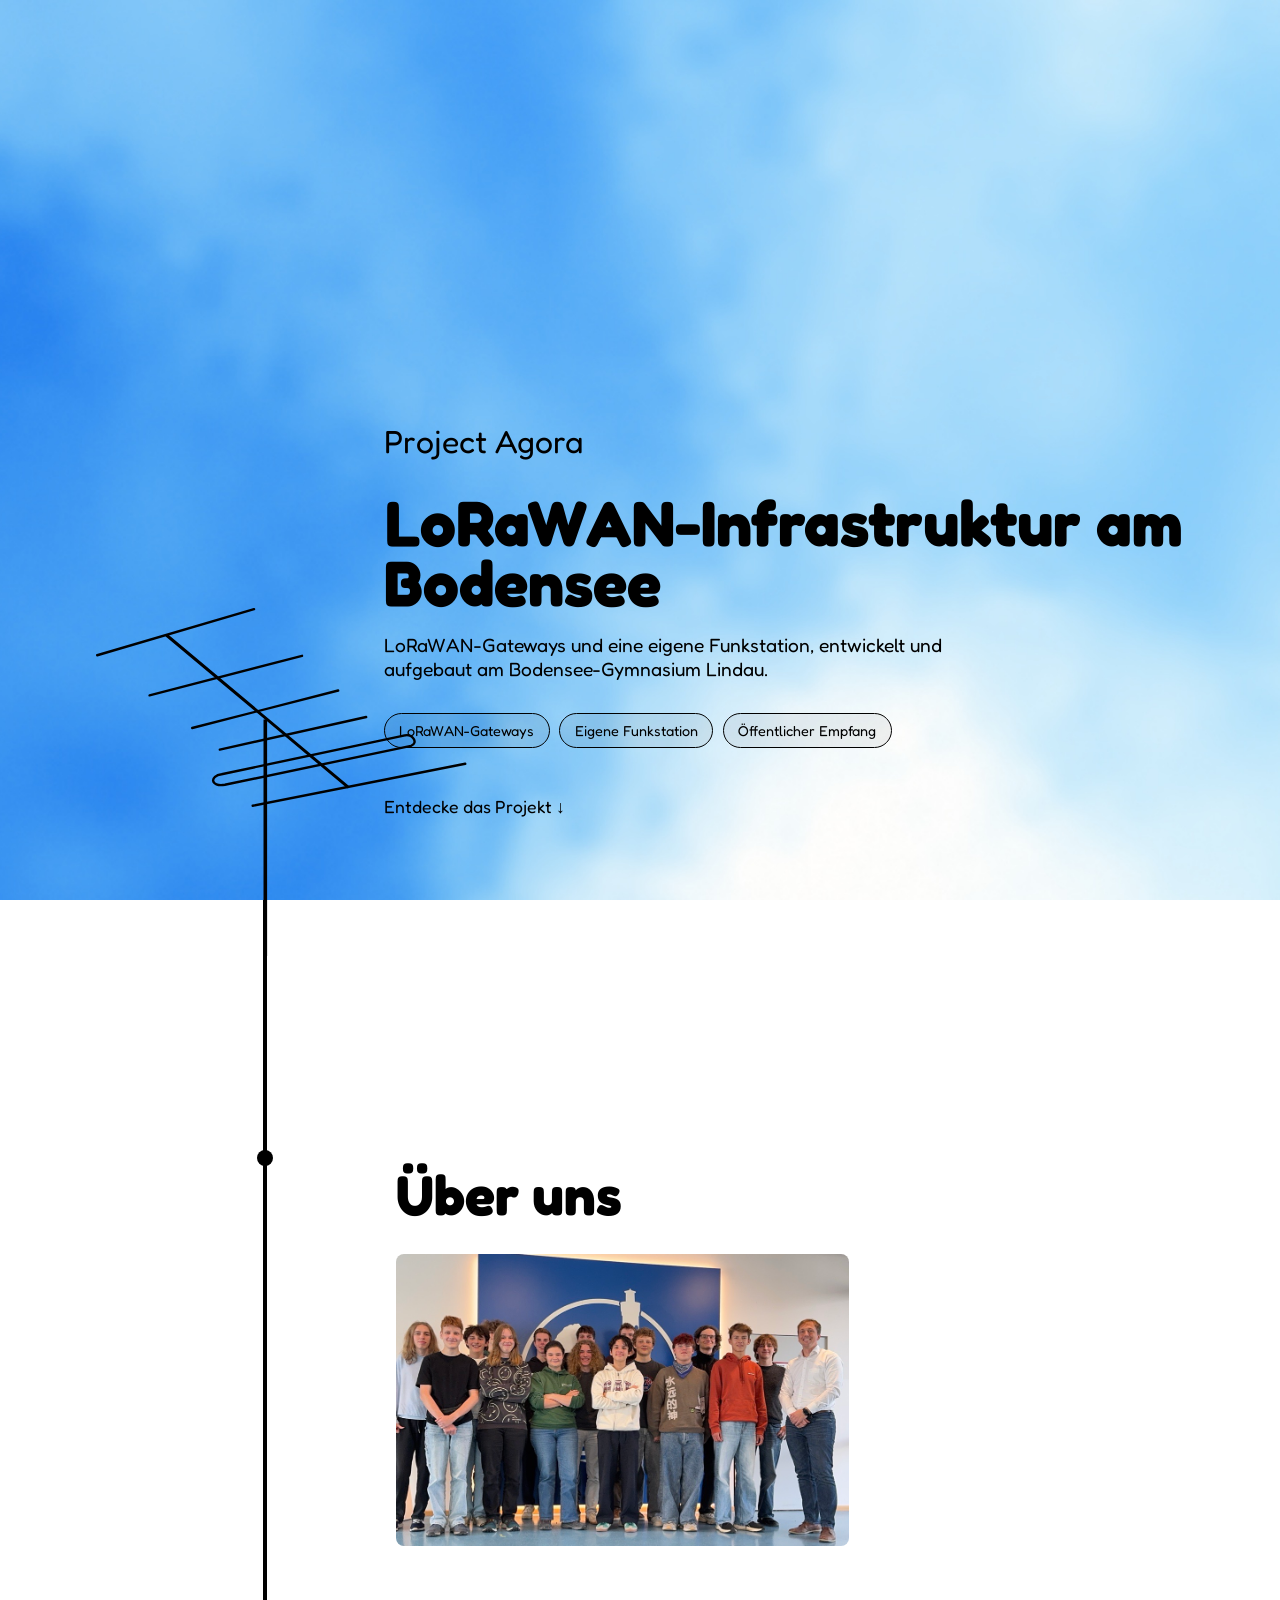
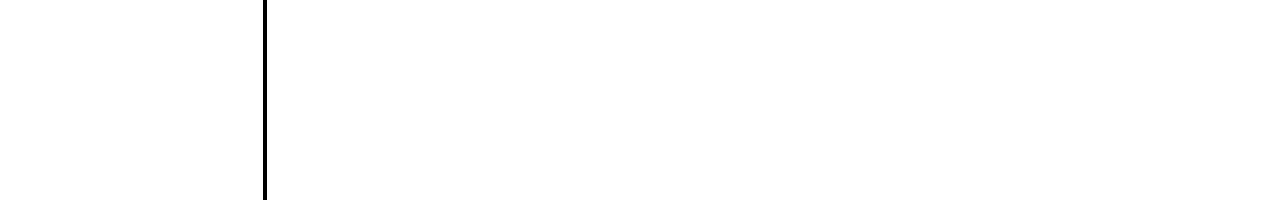
<file: html/index.html>
<!doctype html>
<html lang="de">
	<head>
		<meta charset="UTF-8" />
		<meta name="viewport" content="width=device-width, initial-scale=1.0" />
		<title>Project Agora</title>

		<link rel="stylesheet" href="main.css" />
	</head>
	<body class="gradient" role="img">
		<svg
			xmlns="http://www.w3.org/2000/svg"
			preserveAspectRatio="xMidYMid slice"
			viewBox="0 0 2048 1264"
			id="bg">
			<defs></defs>
			<image
				id="Field"
				x="0"
				y="0"
				width="2048"
				height="1264"
				preserveAspectRatio="none"
				href="[data-uri]" />
			<filter id="tf0" x="-40%" y="-40%" width="180%" height="180%">
				<feDropShadow
					dx="0"
					dy="2.6"
					stdDeviation="14.6"
					flood-color="black"
					flood-opacity="0.214" />
			</filter>
		</svg>
		<div class="antenna">
			<?xml version="1.0" encoding="utf-8"?>
			<svg
				width="60%"
				height="585px"
				viewBox="0 0 618 585"
				fill="none"
				xmlns="http://www.w3.org/2000/svg"
				xmlns:bx="https://boxy-svg.com">
				<defs>
					<bx:export
						><bx:file format="svg" path="Unbetitelt.svg"
					/></bx:export>
				</defs>
				<path
					d="M118.19 45.8074L419.19 297.806L118.19 45.8074Z"
					fill="black" />
				<path
					d="M118.19 45.8074L419.19 297.806"
					stroke="#000000"
					stroke-width="5"
					stroke-linecap="round" />
				<path
					d="M2.00049 78.7375L263.391 2.00049L2.00049 78.7375Z"
					fill="black" />
				<path
					d="M2.00049 78.7375L263.391 2.00049"
					stroke="#000000"
					stroke-width="4"
					stroke-linecap="round" />
				<path
					d="M89.2905 145.574L343.331 79.7175L89.2905 145.574Z"
					fill="black" />
				<path
					d="M89.2905 145.574L343.331 79.7175"
					stroke="#000000"
					stroke-width="4"
					stroke-linecap="round" />
				<path
					d="M160.33 199.975L403.62 137.556L160.33 199.975Z"
					fill="black" />
				<path
					d="M160.33 199.975L403.62 137.556"
					stroke="#000000"
					stroke-width="4"
					stroke-linecap="round" />
				<path
					d="M206.411 236.051L450.261 181.649L206.411 236.051Z"
					fill="black" />
				<path
					d="M206.411 236.051L450.261 181.649"
					stroke="#000000"
					stroke-width="4"
					stroke-linecap="round" />
				<path
					d="M209.271 277.089L510.8 213.146C528.02 207.509 538.061 225.461 524.951 229.754L214.771 294.608C190.011 298.642 189.491 279.36 209.271 277.089Z"
					stroke="#000000"
					stroke-width="4"
					stroke-linecap="round" />
				<path
					d="M615.378 259.601L261.151 329.607L615.378 259.601Z"
					fill="black" />
				<path
					d="M615.378 259.601L261.151 329.607"
					stroke="#000000"
					stroke-width="4"
					stroke-linecap="round" />
				<path d="M282.19 185.806V5134.81V185.806Z" fill="black" />
				<path
					d="M 282.19 185.997 L 282.19 580.323"
					stroke="#000000"
					stroke-width="6"
					stroke-linecap="butt" />
				<path d="M1076.8 340.764V2703.81V340.764Z" fill="black" />
			</svg>
		</div>
		<main class="hero">
			<div class="hero-content">
				<p class="project-title">Project Agora</p>

				<h1>LoRaWAN-Infrastruktur am Bodensee</h1>

				<p class="project-description">
					LoRaWAN-Gateways und eine eigene Funkstation, entwickelt und
					aufgebaut am Bodensee-Gymnasium Lindau.
				</p>

				<div class="hero-details">
					<span>LoRaWAN-Gateways</span>
					<span>Eigene Funkstation</span>
					<span>Öffentlicher Empfang</span>
				</div>

				<p class="scroll-notice">Entdecke das Projekt ↓</p>
			</div>
		</main>

		<section class="content">
			<div class="card">
				<div class="dot"></div>
				<h2>Über uns</h2>
				<img
					src="project-agora-team.jpeg"
					class="team-image"
					alt="Team-Foto" />
			</div>
		</section>
	</body>
</html>
</file>
<file: html/main.css>
@font-face {
	font-family: "Fredoka";
	src: url("Fredoka.ttf") format("truetype");
}

* {
	font-family: "Fredoka", sans-serif;
	box-sizing: border-box;
}

body {
	margin: 0;
	padding: 0;
}

main {
	height: 100vh;
	display: flex;
	align-items: flex-start;
	justify-content: flex-end;
	flex-direction: column;
	gap: 0;
}

.antenna {
	position: absolute;
	left: 6rem;
	bottom: -20%;
}

.hero {
	height: 100vh;
	display: flex;
	align-items: flex-end;
	padding: 0 6rem 4rem;
}

.hero-content {
	max-width: 900px;
}

.project-title {
	font-size: 2rem;
}

.hero h1 {
	font-size: 4rem;
	max-width: 800px;
	line-height: 0.95;
	margin: 1rem 0;
}

.project-description {
	font-size: 1.2rem;
	max-width: 650px;
}

.hero-details {
	display: flex;
	gap: 0.6rem;
	margin-top: 2rem;
}

.hero-details span {
	padding: 0.5rem 0.9rem;
	border: 1px solid currentColor;
	border-radius: 999px;
	font-size: 0.9rem;
	background-color: rgba(0, 0, 0, 0.05);
}

.scroll-notice {
	margin-top: 3rem;
	font-size: 1.1rem;
}

.content {
	position: relative;
	min-height: 100vh;
	display: flex;
	align-items: center;
	justify-content: flex-start;
	padding: 6rem 6rem 6rem 0;
	margin-left: calc(16.5rem - 1px);
	border-left: 4px solid #000000;
}

.card {
	background-color: rgba(255, 255, 255, 0.1);
	backdrop-filter: blur(6px);
	padding: 2rem;
	border: 1px solid rgba(255, 255, 255, 0.25);
	border-radius: 12px;
	margin-left: 6rem;
}

.dot {
	width: 1rem;
	height: 1rem;
	background-color: #000000;
	border-radius: 50%;
	position: absolute;
	left: -6.7rem;
}

.team-image {
	width: 60%;
	border-radius: 8px;
}

.section-content {
	max-width: 900px;
}

.section-label {
	font-size: 1rem;
	text-transform: uppercase;
	letter-spacing: 0.08em;
}

.content h2 {
	font-size: 3.5rem;
	line-height: 1;
	margin: 1rem 0 2rem;
	max-width: 800px;
}

.content p:last-child {
	font-size: 1.3rem;
	line-height: 1.5;
	max-width: 650px;
}

#bg {
	position: fixed;
	left: 0;
	top: 0;
	inset: 0;
	width: 100%;
	height: 100%;
	z-index: -1;
	pointer-events: none;
}
</file>
